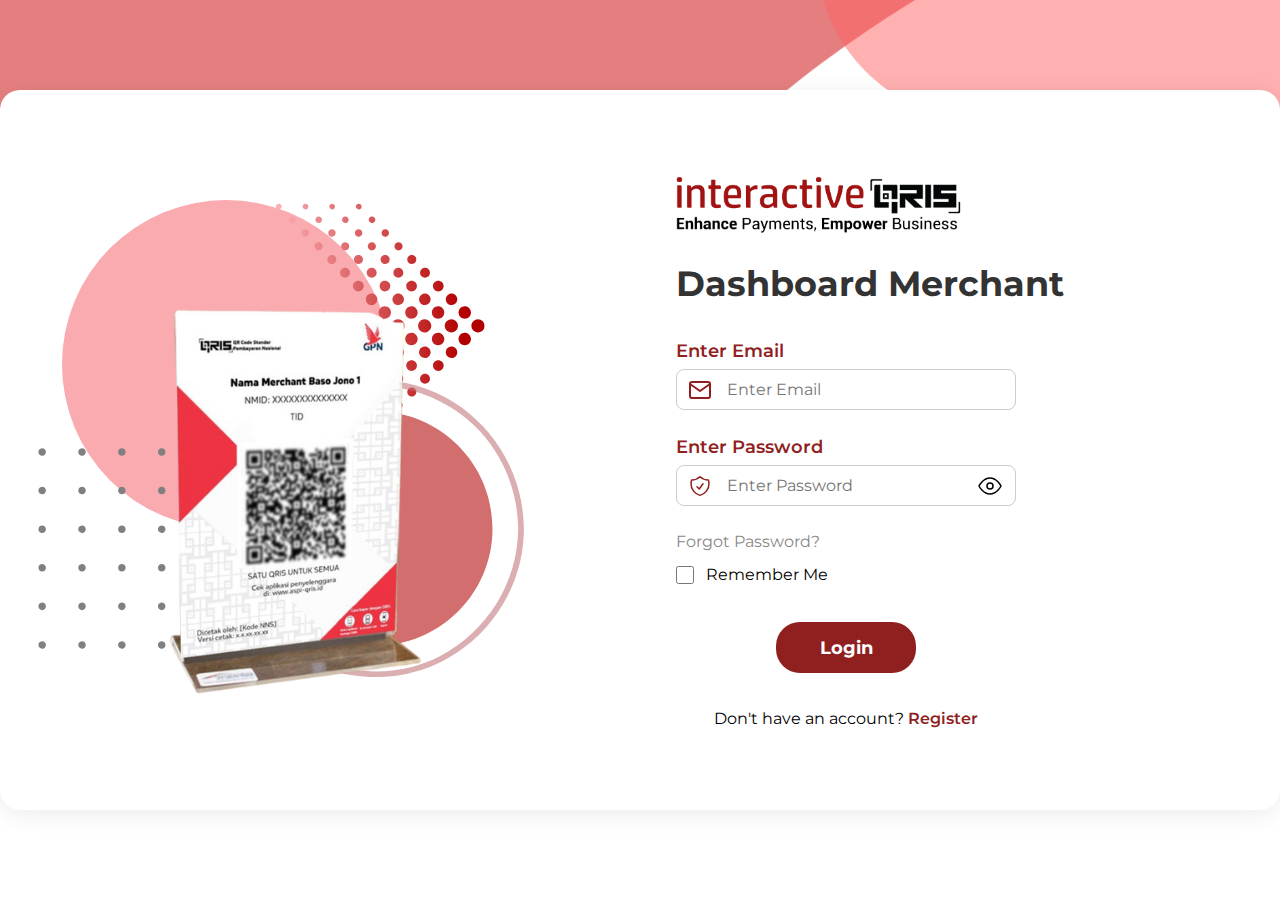
<file: HTML/Sign In Page/sign-in-eng.html>
<!DOCTYPE html>
<html lang="en">
<head>
    <meta charset="UTF-8">
    <meta name="viewport" content="width=device-width, initial-scale=1.0">
    <link href="/CSS/Sign In Page/sign-in.css" rel="stylesheet">
    <link href="/CSS/Sign In Page/styles.css" rel="stylesheet">
    <link href="https://fonts.googleapis.com/css?family=Poppins:400,600&display=swap" rel="stylesheet">
    <link rel="preconnect" href="https://fonts.googleapis.com">
    <link rel="preconnect" href="https://fonts.gstatic.com" crossorigin>
    <link href="https://fonts.googleapis.com/css2?family=Montserrat:ital,wght@0,100..900;1,100..900&display=swap" rel="stylesheet">
    <title>Document</title>
</head>
<body>
    <div class="container">
        <div class="left">
            <img src="/Images/Sign Up Page/Sign Up.png" class="sign-up">
        </div>
        <div class="right">
            <a href="/HTML/Home Page/index-eng.html"><img src="/Images/Sign Up Page/logo.png" class = "logo"></a>
            <h1>Dashboard Merchant</h1>
            <form class="signup-form">
                <div class="input-group">
                    <p>Enter Email</p>
                    <div class="input-container">
                        <svg class="input-icon" xmlns="http://www.w3.org/2000/svg" width="24" height="24" viewBox="0 0 24 24" fill="none" stroke="currentColor" stroke-width="2" stroke-linecap="round" stroke-linejoin="round" class="feather feather-mail"><path d="M4 4h16c1.1 0 2 .9 2 2v12c0 1.1-.9 2-2 2H4c-1.1 0-2-.9-2-2V6c0-1.1.9-2 2-2z"/><polyline points="22,6 12,13 2,6"/></svg>
                    <input type="email" id="email" name="email" placeholder="Enter Email" required>
                </div>
                    <span class="error-message" id="emailError"></span>
                </div>
                <div class="input-group">
                    <p>Enter Password</p>
                    <div class="input-container">
                        <svg class="input-icon" xmlns="http://www.w3.org/2000/svg" width="24" height="24"
                        viewBox="0 0 24 24" fill="none" stroke="currentColor" stroke-width="1.5"
                        stroke-linecap="round" stroke-linejoin="round">
                        <path stroke-linecap="round" stroke-linejoin="round"
                            d="M9 12.75 11.25 15 15 9.75m-3-7.036A11.959 11.959 0 0 1 3.598 6 11.99 11.99 0 0 0 3 9.749c0 5.592 3.824 10.29 9 11.623 5.176-1.332 9-6.03 9-11.622 0-1.31-.21-2.571-.598-3.751h-.152c-3.196 0-6.1-1.248-8.25-3.285Z" />
                        </svg>
                        <input type="password" id="password" name="password" placeholder="Enter Password" required>
                        <button type="button" class="toggle-password" tabindex="-1">
                            <svg class="eye-on" xmlns="http://www.w3.org/2000/svg" width="24" height="24"
                            viewBox="0 0 24 24" fill="none" stroke="currentColor" stroke-width="1.5"
                            stroke-linecap="round" stroke-linejoin="round">
                            <path d="M1 12s4-8 11-8 11 8 11 8-4 8-11 8-11-8-11-8z"/>
                            <circle cx="12" cy="12" r="3"/>
                            </svg>

                            <svg class="eye-off" xmlns="http://www.w3.org/2000/svg" width="24" height="24"
                            viewBox="0 0 24 24" fill="none" stroke="currentColor" stroke-width="1.5"
                            stroke-linecap="round" stroke-linejoin="round">
                            <path d="M17.94 17.94A10.07 10.07 0 0 1 12 20c-7 0-11-8-11-8a18.45 18.45 0 0 1 5.06-5.94"/>
                            <path d="M9.9 4.24A9.12 9.12 0 0 1 12 4c7 0 11 8 11 8a18.5 18.5 0 0 1-2.16 3.19"/>
                            <path d="M12 12a3 3 0 0 1 3 3"/>
                            <line x1="1" y1="1" x2="23" y2="23"/>
                            </svg>
                        </button>
                    </div>
                    <span class="error-message" id="passwordError"></span>
                </div>
            

                <div class="input-group">
                    <a href="#">Forgot Password?</a>
                    <label class="remember-me">
                        <input type="checkbox" id="rememberMe">
                        Remember Me
                    </label>
                </div>

                <button class="masuk" type="submit">Login</button>

                <div class="text-ask">
                    <p>Don't have an account?<a href="/HTML/Sign Up Page/sign-eng.html">Register</a></p>
                </div>
            </form>
        </div>
    </div>
    <script src="/Javascript/Sign In/sign-in-eng.js"></script>

</body>
</html>
</file>
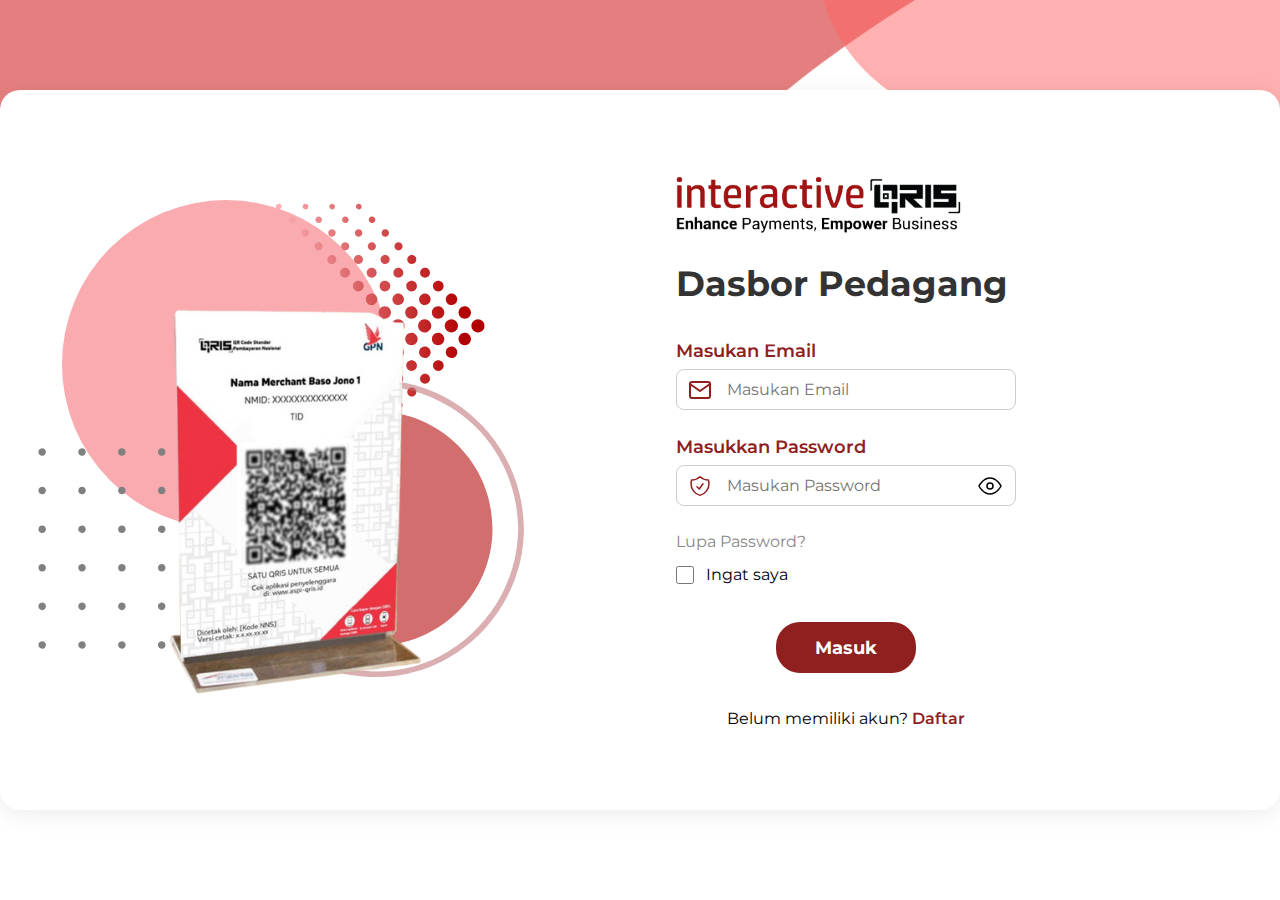
<file: HTML/Sign In Page/sign-in.html>
<!DOCTYPE html>
<html lang="en">
<head>
    <meta charset="UTF-8">
    <meta name="viewport" content="width=device-width, initial-scale=1.0">
    <link href="/CSS/Sign In Page/sign-in.css" rel="stylesheet">
    <link href="/CSS/Sign In Page/styles.css" rel="stylesheet">
    <link href="https://fonts.googleapis.com/css?family=Poppins:400,600&display=swap" rel="stylesheet">
    <link rel="preconnect" href="https://fonts.googleapis.com">
    <link rel="preconnect" href="https://fonts.gstatic.com" crossorigin>
    <link href="https://fonts.googleapis.com/css2?family=Montserrat:ital,wght@0,100..900;1,100..900&display=swap" rel="stylesheet">
    <title>Document</title>
</head>
<body>
    <div class="container">
        <div class="left">
            <img src="/Images/Sign Up Page/Sign Up.png" class="sign-up">
        </div>
        <div class="right">
            <a href="/HTML/Home Page/index.html"><img src="/Images/Sign Up Page/logo.png" class = "logo"></a>
            <h1>Dasbor Pedagang</h1>
            <form class="signup-form">
                <div class="input-group">
                    <p>Masukan Email</p>
                    <div class="input-container">
                        <svg class="input-icon" xmlns="http://www.w3.org/2000/svg" width="24" height="24" viewBox="0 0 24 24" fill="none" stroke="currentColor" stroke-width="2" stroke-linecap="round" stroke-linejoin="round" class="feather feather-mail"><path d="M4 4h16c1.1 0 2 .9 2 2v12c0 1.1-.9 2-2 2H4c-1.1 0-2-.9-2-2V6c0-1.1.9-2 2-2z"/><polyline points="22,6 12,13 2,6"/></svg>
                    <input type="email" id="email" name="email" placeholder="Masukan Email" required>
                </div>
                    <span class="error-message" id="emailError"></span>
                </div>
                <div class="input-group">
                    <p>Masukkan Password</p>
                    <div class="input-container">
                        <svg class="input-icon" xmlns="http://www.w3.org/2000/svg" width="24" height="24"
                        viewBox="0 0 24 24" fill="none" stroke="currentColor" stroke-width="1.5"
                        stroke-linecap="round" stroke-linejoin="round">
                        <path stroke-linecap="round" stroke-linejoin="round"
                            d="M9 12.75 11.25 15 15 9.75m-3-7.036A11.959 11.959 0 0 1 3.598 6 11.99 11.99 0 0 0 3 9.749c0 5.592 3.824 10.29 9 11.623 5.176-1.332 9-6.03 9-11.622 0-1.31-.21-2.571-.598-3.751h-.152c-3.196 0-6.1-1.248-8.25-3.285Z" />
                        </svg>
                        <input type="password" id="password" name="password" placeholder="Masukan Password" required>
                        <button type="button" class="toggle-password" tabindex="-1">
                            <svg class="eye-on" xmlns="http://www.w3.org/2000/svg" width="24" height="24"
                            viewBox="0 0 24 24" fill="none" stroke="currentColor" stroke-width="1.5"
                            stroke-linecap="round" stroke-linejoin="round">
                            <path d="M1 12s4-8 11-8 11 8 11 8-4 8-11 8-11-8-11-8z"/>
                            <circle cx="12" cy="12" r="3"/>
                            </svg>

                            <svg class="eye-off" xmlns="http://www.w3.org/2000/svg" width="24" height="24"
                            viewBox="0 0 24 24" fill="none" stroke="currentColor" stroke-width="1.5"
                            stroke-linecap="round" stroke-linejoin="round">
                            <path d="M17.94 17.94A10.07 10.07 0 0 1 12 20c-7 0-11-8-11-8a18.45 18.45 0 0 1 5.06-5.94"/>
                            <path d="M9.9 4.24A9.12 9.12 0 0 1 12 4c7 0 11 8 11 8a18.5 18.5 0 0 1-2.16 3.19"/>
                            <path d="M12 12a3 3 0 0 1 3 3"/>
                            <line x1="1" y1="1" x2="23" y2="23"/>
                            </svg>
                        </button>
                    </div>
                    <span class="error-message" id="passwordError"></span>
                </div>
            

                <div class="input-group">
                    <a href="#">Lupa Password?</a>
                    <label class="remember-me">
                        <input type="checkbox" id="rememberMe">
                        Ingat saya
                    </label>
                </div>
                
                <button class="masuk" type="submit">Masuk</button>
            
                <div class="text-ask">
                    <p>Belum memiliki akun?<a href="/HTML/Sign Up Page/sign.html">Daftar</a></p>
                </div>
            </form>
        </div>
    </div>
    <script src="/Javascript/Sign In/sign-in.js"></script>

</body>
</html>
</file>
<file: CSS/Sign In Page/sign-in.css>
body {
    min-height: 100vh;
    display: flex;
    align-items: center;
    justify-content: center;
}

.container {
    height: 80vh; 
    display: flex;
    justify-content: center;
    align-items: center;
    background: var(--white, #fff);
    border-radius: 20px;
    box-shadow: 0 4px 24px rgba(0,0,0,0.08);
    overflow: hidden;
    max-width: 1300px;
    width: 100%;
    min-height: 700px;
}

.left {
    background: var(--white, #fff);
    display: flex;
    flex-direction: column;
    align-items: center;
    justify-content: center;
    padding: 20px 32px;
    width: 45%;
    min-width: 260px;
}

.right .logo {
    width: 290px;
    height: auto;
    margin-bottom: 20px;
}
.left .sign-up {
    border-radius: 20px;
}

.right {
    flex: 1;
    display: flex;
    flex-direction: column;
    align-items: left;
    justify-content: left;
    padding: 20px 100px;
}

.right h1 {
    font-size: 2.2rem;
    font-weight: 700;
    color: var(--text-color, #333);
    margin-bottom: 35px;
}

.signup-form {
    display: flex;
    flex-direction: column;
    gap: 18px;
    width: 100%;
    max-width: 340px;
}

.input-group {
    position: relative;
    width: 100%;
    margin-bottom: 8px;
    display: flex;
    flex-direction: column;
    gap: 0;
}

.input-group p {
    font-size: 1.1rem;
    font-weight: 600;
    color: var(--primary-color, #902020);
    margin-bottom: 8px;
    padding-bottom: 0;
}

.input-container {
    position: relative;
    width: 100%;
}

.input-group input,
.input-container input {
    width: 100%;
    padding: 10px 12px 10px 50px;
    border: 1px solid #ccc;
    border-radius: 8px;
    font-size: 1rem;
    outline: none;
    transition: border 0.2s;
    box-sizing: border-box;
}

.input-group input:focus,
.input-container input:focus {
    border: 1.5px solid var(--primary-color, #902020);
}

.input-box {
    width : 600px;
}

.input-icon {
    position: absolute;
    left: 12px;
    top: 50%;
    transform: translateY(-50%);
    color: rgb(144, 31, 31);
    stroke: rgb(144, 31, 31);
    pointer-events: none;
    width: 24px;
    height: 24px;
}




.toggle-password {
    margin-top: 0; /* reset any inherited margin */
    width: 24px;
    height: 24px;
    display: flex;
    align-items: center;
    justify-content: center;
    position: absolute;
    top: 50%;
    right : 14px;
    transform: translateY(-50%);
    cursor: pointer;
    z-index: 2;
    background: none;
    border: none;
    padding: 0;
    box-sizing: border-box;
}

.toggle-password:focus {
    outline: none;
    box-shadow: none;
}

.eye-on,
.eye-off {
    opacity: 0;
    transition: opacity 0.3s ease;
    display:none
}

.eye-on.active,
.eye-off.active {
    opacity: 1;
    display: flex;
}

.error-message {
    color: #d32f2f;
    font-size: 0.95rem;
    margin-top: 4px;
    display: none;
    padding-left: 4px;
}

.input-group .error-message:empty {
    display: none;
}

.input-group .error-message:not(:empty) {
    display: block;
}

.masuk {
    margin-top: 12px;
    padding: 15px 0;
    background: rgb(144, 31, 31);
    color: #fff;
    border: none;
    width: 140px;
    border-radius: 24px;
    font-size: 1.1rem;
    font-weight: 700;
    cursor: pointer;
    transition: background 0.2s, color 0.2s, border 0.2s;
    align-self: center;
}
.masuk:hover {
    background: var(--white, #fff);
    color: var(--primary-color, #902020);
    border: 1px solid var(--primary-color, #902020);
}

.text-ask {
    text-align: center;
    margin-top: 18px;
}

.text-ask a {
    color: var(--primary-color, #902020);
    font-weight: 600;
    padding-left: 4px;
    cursor: pointer;
    text-decoration: none;
    transition: color 0.2s;
}

.text-ask a:hover {
    text-decoration: underline;
    color: #a02020;
}

.remember-me {
    display: flex;
    align-items: center;
    gap: 8px;
    font-size: 1rem;
    cursor: pointer;
    margin-top: 8px;
}

.remember-me input[type="checkbox"] {
    accent-color: rgb(144, 31, 31);
    width: 18px;
    height: 18px;
    margin-right: 4px;
}

.input-group > a {
    font-size: 0.98rem;
    color: #888;
    text-decoration: none;
    margin-bottom: 6px;
    display: inline-block;
    transition: color 0.2s;
}

.input-group > a:hover {
    color: var(--primary-color, #902020);
    text-decoration: underline;
}

@media (max-width: 700px) {
    .container {
        flex-direction: column;
        min-height: unset;
        max-width: 98vw;
    }
    .left, .right {
        width: 100%;
        min-width: 0;
        padding: 24px 12px;
    }
    .left .logo, .left .sign-up {
        width: 90px;
        margin-bottom: 16px;
    }
    .signup-form {
        max-width: 100%;
    }
}
</file>
<file: CSS/Sign In Page/styles.css>
:root {
    --primary-color: rgb(144, 31, 31);
    --light-color : #f0f0f0;
    --white : #fff;
    --dark-color: #333;
    --text-color: #333;
    --font-family: 'Montserrat', sans-serif;
}

* {
    margin: 0;
    padding: 0;
    box-sizing: border-box;
    font-family : var(--font-family)
}

body {
    background:
        url('/Images/Sign Up Page/background.png') center/cover no-repeat;
    height: 100vh;
}
</file>
